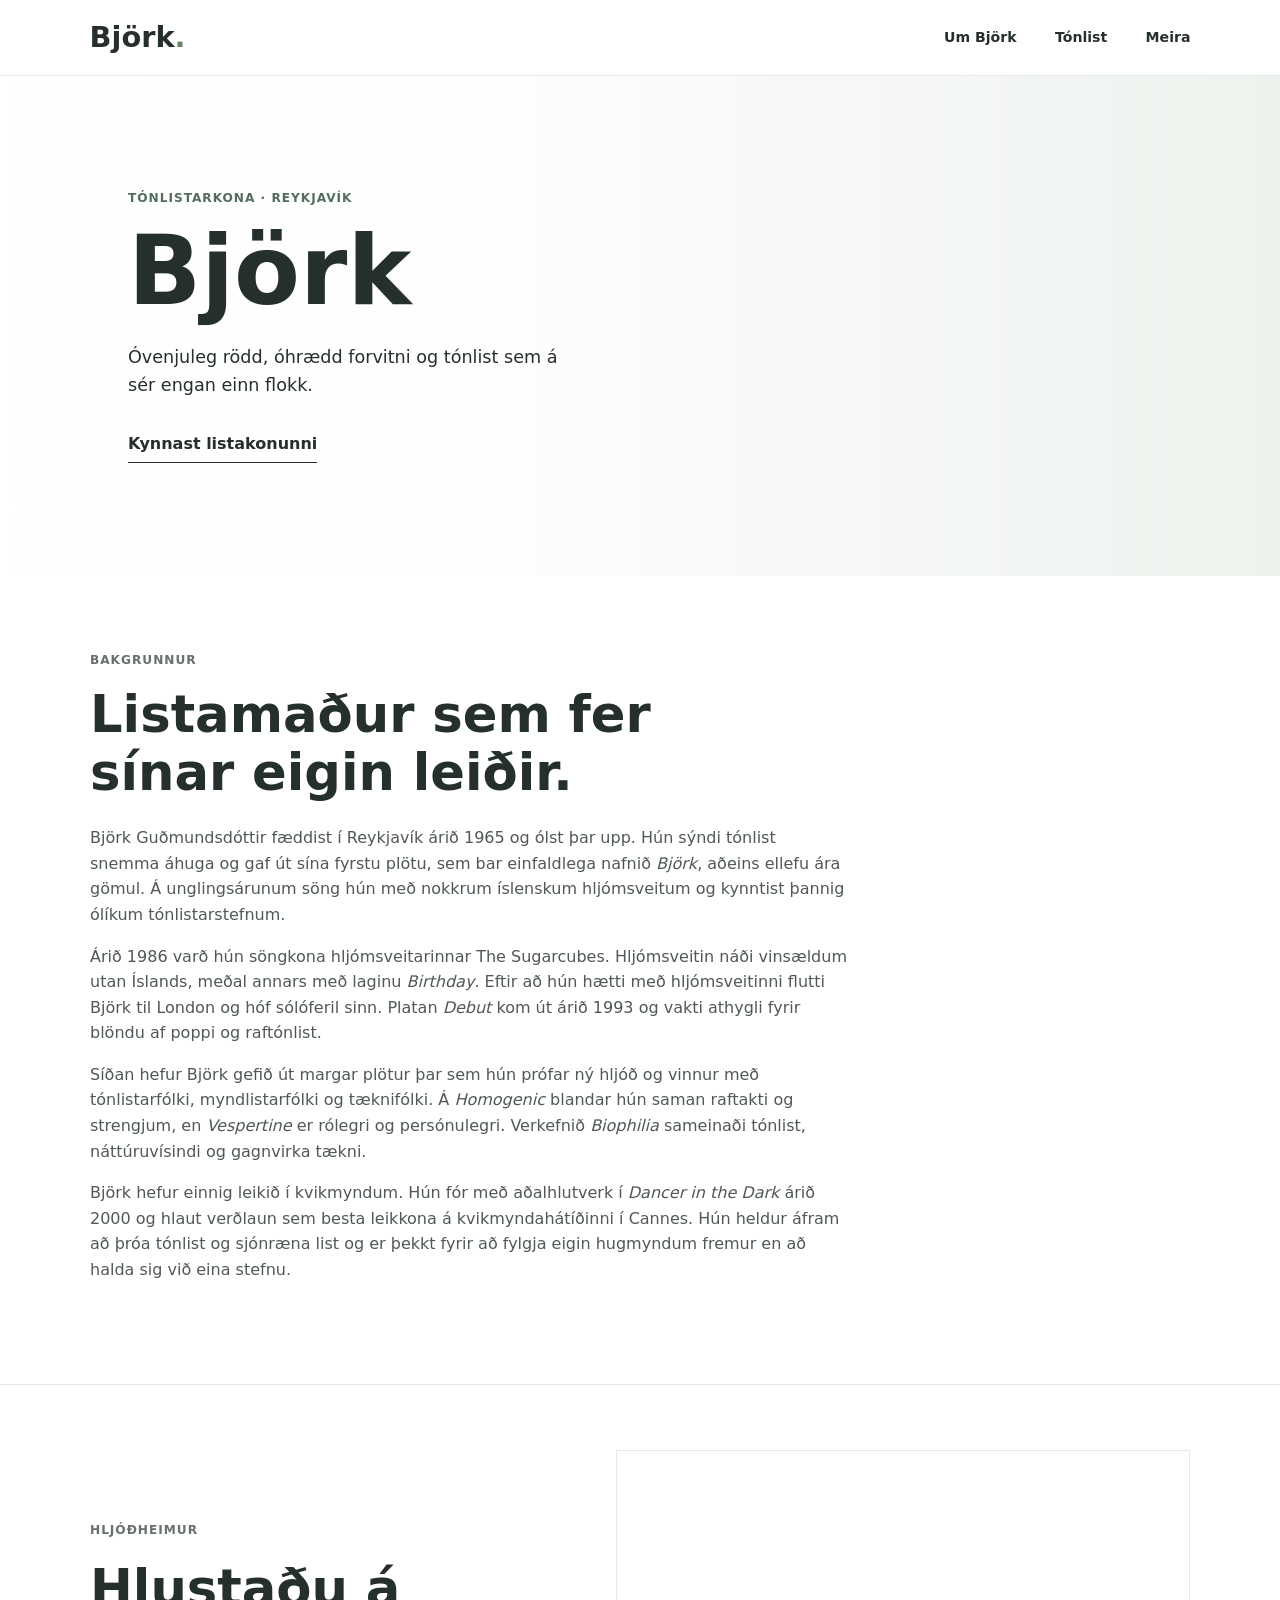
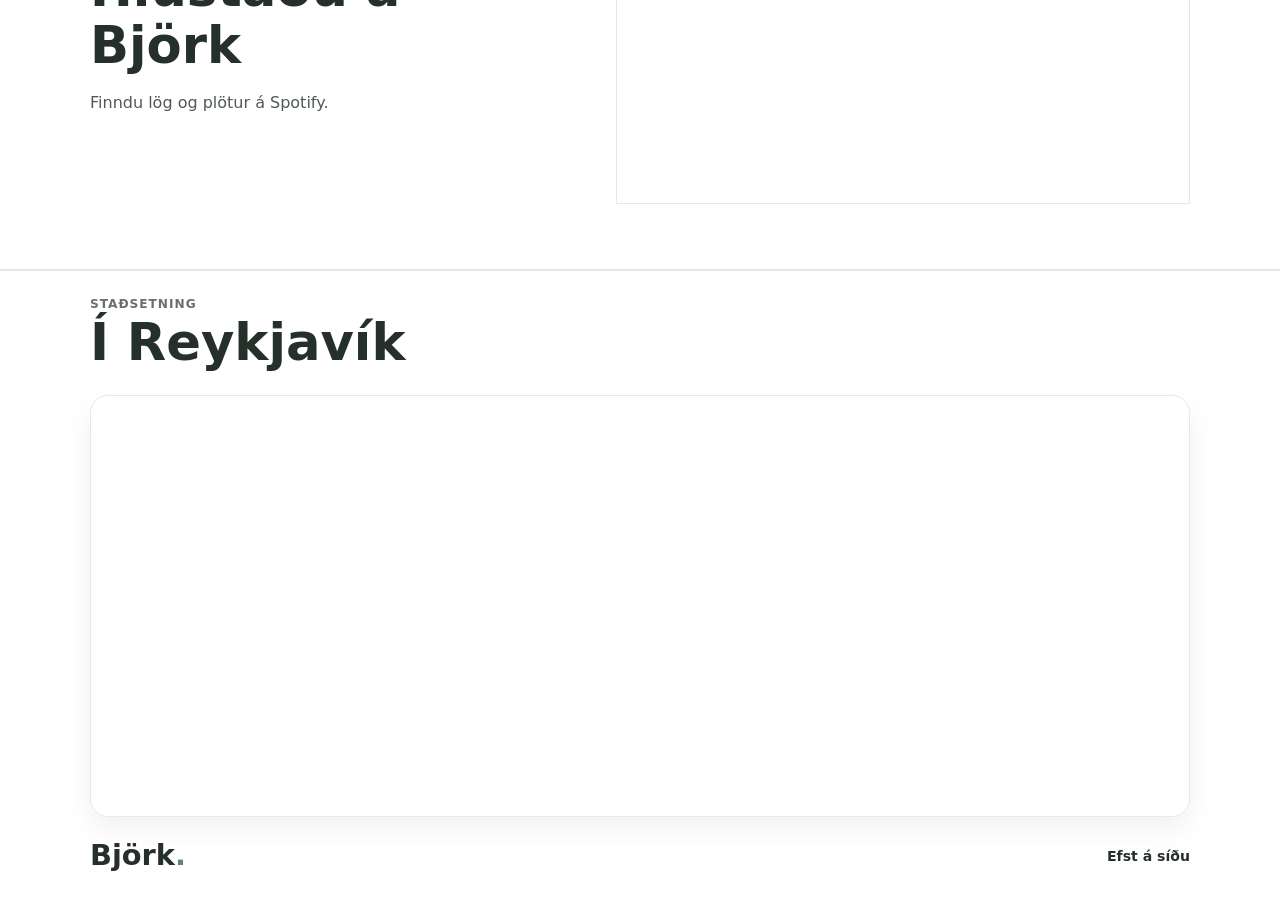
<file: index.html>
<!DOCTYPE html>
<html lang="is">
<head>
    <meta charset="UTF-8">
    <meta name="viewport" content="width=device-width, initial-scale=1.0">
    <meta name="description" content="Kynning á Björk Guðmundsdóttur, tónlist hennar og tengslum við Reykjavík.">
    <link rel="stylesheet" href="still.css">
    <title>Björk</title>
</head>
<body>
    <header class="site-header">
        <a class="wordmark" href="#upphaf" aria-label="Björk, á forsíðu">Björk<span>.</span></a>
        <nav aria-label="Aðalvalmynd">
            <a href="#um">Um Björk</a>
            <a href="#tónlist">Tónlist</a>
            <a href="meira.html">Meira</a>
        </nav>
    </header>

    <main id="upphaf">
        <section class="hero" aria-labelledby="hero-title">
            <div class="hero-copy">
                <p class="eyebrow">Tónlistarkona · Reykjavík</p>
                <h1 id="hero-title">Björk</h1>
                <p class="hero-intro">Óvenjuleg rödd, óhrædd forvitni og tónlist sem á sér engan einn flokk.</p>
                <a class="text-link" href="#um">Kynnast listakonunni</a>
            </div>
            <p class="hero-caption"><a href="https://upload.wikimedia.org/wikipedia/commons/c/cc/Bj%C3%B6rk_at_Cannes.jpg" target="_blank" rel="noreferrer"></a></p>
        </section>

        <section class="about section-wrap" id="um" aria-labelledby="about-title">
            <div class="section-label">Bakgrunnur</div>
            <div class="about-copy">
                <h2 id="about-title">Listamaður sem fer sínar eigin leiðir.</h2>
                <p>Björk Guðmundsdóttir fæddist í Reykjavík árið 1965 og ólst þar upp. Hún sýndi tónlist snemma áhuga og gaf út sína fyrstu plötu, sem bar einfaldlega nafnið <em>Björk</em>, aðeins ellefu ára gömul. Á unglingsárunum söng hún með nokkrum íslenskum hljómsveitum og kynntist þannig ólíkum tónlistarstefnum.</p>
                <p>Árið 1986 varð hún söngkona hljómsveitarinnar The Sugarcubes. Hljómsveitin náði vinsældum utan Íslands, meðal annars með laginu <em>Birthday</em>. Eftir að hún hætti með hljómsveitinni flutti Björk til London og hóf sólóferil sinn. Platan <em>Debut</em> kom út árið 1993 og vakti athygli fyrir blöndu af poppi og raftónlist.</p>
                <p>Síðan hefur Björk gefið út margar plötur þar sem hún prófar ný hljóð og vinnur með tónlistarfólki, myndlistarfólki og tæknifólki. Á <em>Homogenic</em> blandar hún saman raftakti og strengjum, en <em>Vespertine</em> er rólegri og persónulegri. Verkefnið <em>Biophilia</em> sameinaði tónlist, náttúruvísindi og gagnvirka tækni.</p>
                <p>Björk hefur einnig leikið í kvikmyndum. Hún fór með aðalhlutverk í <em>Dancer in the Dark</em> árið 2000 og hlaut verðlaun sem besta leikkona á kvikmyndahátíðinni í Cannes. Hún heldur áfram að þróa tónlist og sjónræna list og er þekkt fyrir að fylgja eigin hugmyndum fremur en að halda sig við eina stefnu.</p>
            </div>
        </section>

        <section class="music-band" id="tónlist" aria-labelledby="music-title">
            <div class="section-wrap music-layout">
                <div>
                    <div class="section-label">Hljóðheimur</div>
                    <h2 id="music-title">Hlustaðu á Björk</h2>
                    <p>Finndu lög og plötur á Spotify.</p>
                </div>
                <div class="spotify-frame">
                    <iframe src="https://open.spotify.com/embed/artist/7w29UYBi0qsHi5RTcv3lmA?utm_source=generator" title="Björk á Spotify" width="100%" height="352" frameborder="0" allow="autoplay; clipboard-write; encrypted-media; fullscreen; picture-in-picture" loading="lazy"></iframe>
                </div>
            </div>
        </section>

    </main>

    <footer class="site-footer">
        <div class="footer-map-wrap">
            <div class="section-label">Staðsetning</div>
            <div class="map-header">
                <h2 id="map-title">Í Reykjavík</h2>
            </div>
            <div class="map-frame">
                <iframe src="https://www.google.com/maps?q=Reykjav%C3%ADk%2C%20Iceland&z=11&output=embed" title="Google kort af Reykjavík" loading="lazy" referrerpolicy="no-referrer-when-downgrade"></iframe>
            </div>
        </div>
        <div class="footer-brand-row">
            <a class="wordmark" href="#upphaf">Björk<span>.</span></a>
            <a href="#upphaf">Efst á síðu</a>
        </div>
    </footer>
</body>
</html>
</file>
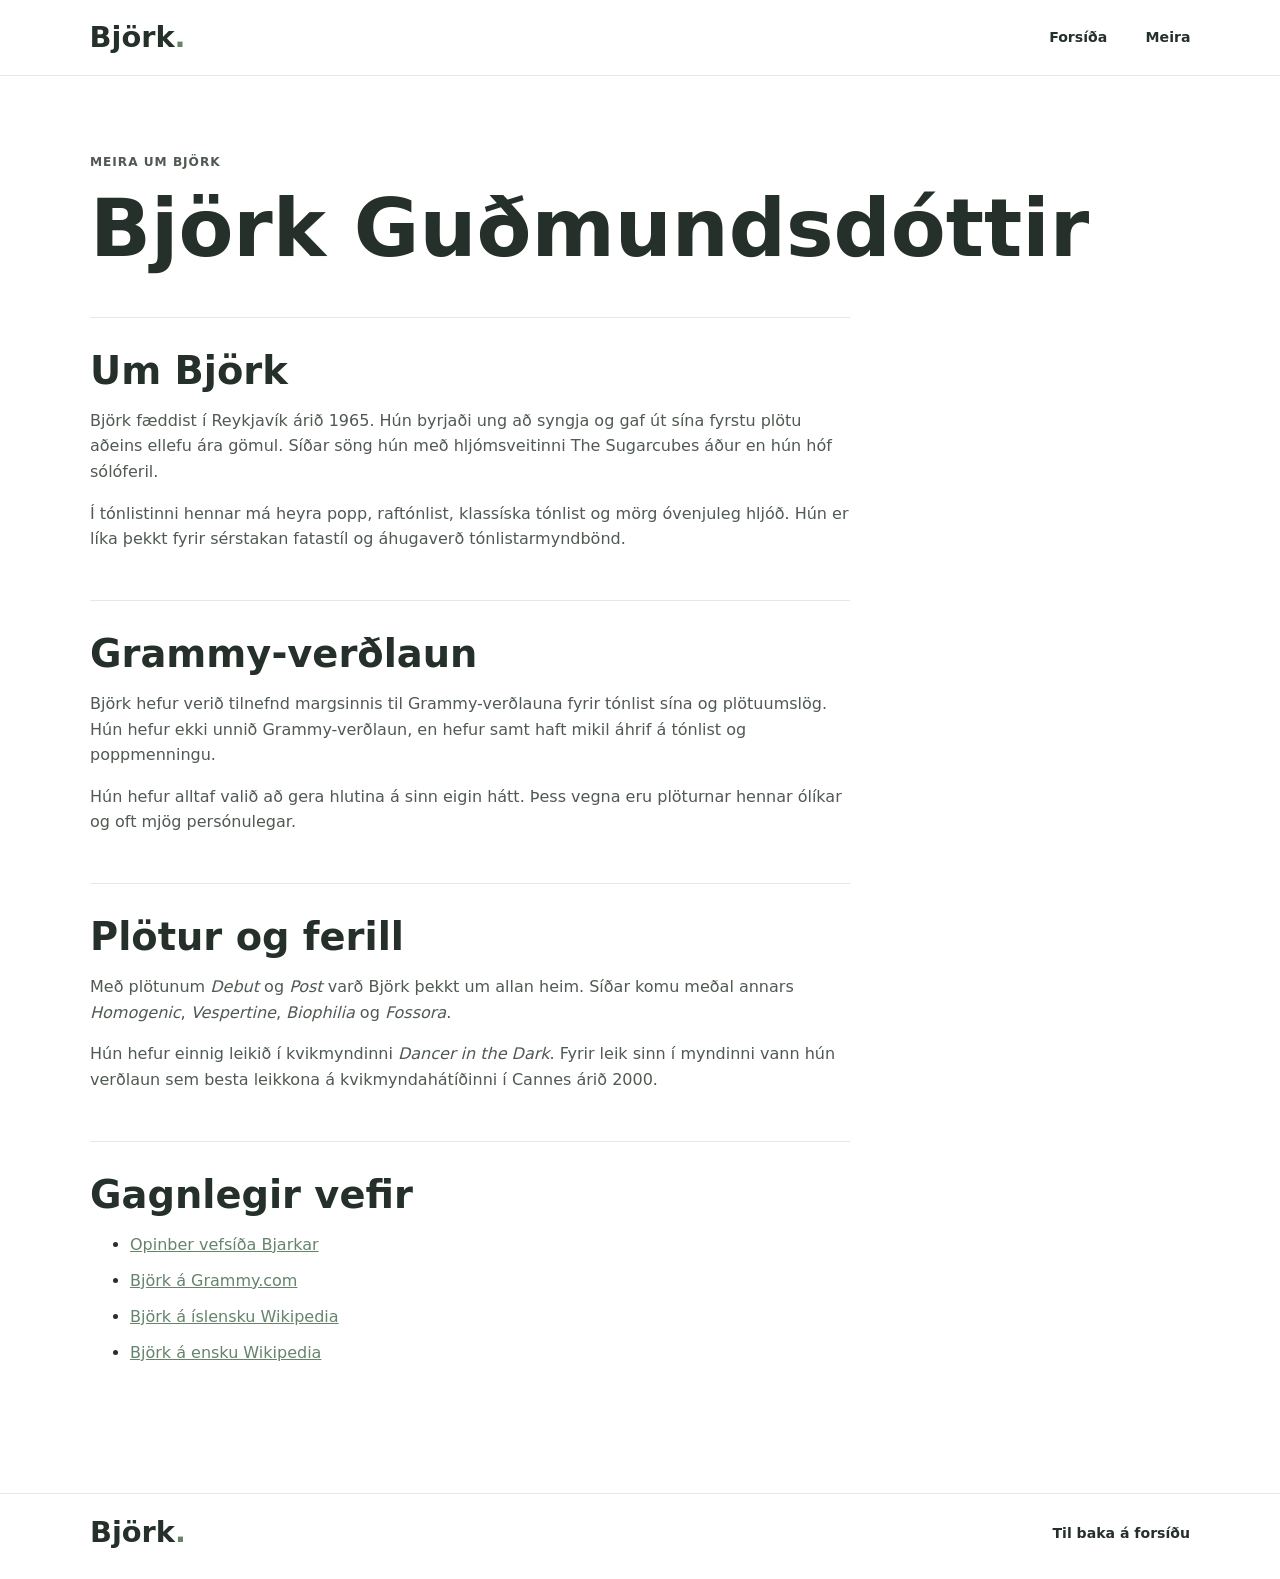
<file: meira.html>
<!DOCTYPE html>
<html lang="is">
<head>
	<meta charset="UTF-8">
	<meta name="viewport" content="width=device-width, initial-scale=1.0">
	<meta name="description" content="Einfaldar upplýsingar um Björk Guðmundsdóttur og tónlistarferil hennar.">
	<link rel="stylesheet" href="still.css">
	<title>Meira um Björk</title>
</head>
<body>
	<header class="site-header">
		<a class="wordmark" href="index.html" aria-label="Björk, forsíða">Björk<span>.</span></a>
		<nav aria-label="Aðalvalmynd">
			<a href="index.html">Forsíða</a>
			<a href="meira.html">Meira</a>
		</nav>
	</header>

	<main class="section-wrap simple-page">
		<p class="section-label">Meira um Björk</p>
		<h1>Björk Guðmundsdóttir</h1>

		<section>
			<h2>Um Björk</h2>
			<p>Björk fæddist í Reykjavík árið 1965. Hún byrjaði ung að syngja og gaf út sína fyrstu plötu aðeins ellefu ára gömul. Síðar söng hún með hljómsveitinni The Sugarcubes áður en hún hóf sólóferil.</p>
			<p>Í tónlistinni hennar má heyra popp, raftónlist, klassíska tónlist og mörg óvenjuleg hljóð. Hún er líka þekkt fyrir sérstakan fatastíl og áhugaverð tónlistarmyndbönd.</p>
		</section>

		<section>
			<h2>Grammy-verðlaun</h2>
			<p>Björk hefur verið tilnefnd margsinnis til Grammy-verðlauna fyrir tónlist sína og plötuumslög. Hún hefur ekki unnið Grammy-verðlaun, en hefur samt haft mikil áhrif á tónlist og poppmenningu.</p>
			<p>Hún hefur alltaf valið að gera hlutina á sinn eigin hátt. Þess vegna eru plöturnar hennar ólíkar og oft mjög persónulegar.</p>
		</section>

		<section>
			<h2>Plötur og ferill</h2>
			<p>Með plötunum <em>Debut</em> og <em>Post</em> varð Björk þekkt um allan heim. Síðar komu meðal annars <em>Homogenic</em>, <em>Vespertine</em>, <em>Biophilia</em> og <em>Fossora</em>.</p>
			<p>Hún hefur einnig leikið í kvikmyndinni <em>Dancer in the Dark</em>. Fyrir leik sinn í myndinni vann hún verðlaun sem besta leikkona á kvikmyndahátíðinni í Cannes árið 2000.</p>
		</section>

		<section>
			<h2>Gagnlegir vefir</h2>
			<ul>
				<li><a href="https://bjork.com/" target="_blank" rel="noreferrer">Opinber vefsíða Bjarkar</a></li>
				<li><a href="https://www.grammy.com/artists/bjork/1420" target="_blank" rel="noreferrer">Björk á Grammy.com</a></li>
				<li><a href="https://is.wikipedia.org/wiki/Bj%C3%B6rk_Gu%C3%B0mundsd%C3%B3ttir" target="_blank" rel="noreferrer">Björk á íslensku Wikipedia</a></li>
				<li><a href="https://en.wikipedia.org/wiki/Bj%C3%B6rk" target="_blank" rel="noreferrer">Björk á ensku Wikipedia</a></li>
			</ul>
		</section>
	</main>

	<footer class="site-footer">
		<div class="footer-brand-row">
			<a class="wordmark" href="index.html">Björk<span>.</span></a>
			<a href="index.html">Til baka á forsíðu</a>
		</div>
	</footer>
</body>
</html>
</file>
<file: still.css>
:root {
	color-scheme: light;
	--ink: #26302a;
	--muted: #68716b;
	--paper: #ffffff;
	--white: #ffffff;
	--coral: #66836c;
	--line: #e5e9e5;
	--serif: system-ui, sans-serif;
	--sans: system-ui, sans-serif;
}

* {
	box-sizing: border-box;
}

html {
	scroll-behavior: smooth;
}

body {
	margin: 0;
	background: var(--paper);
	color: var(--ink);
	font-family: var(--sans);
	line-height: 1.6;
}

a {
	color: inherit;
}

.site-header {
	min-height: 76px;
	padding: 0 7vw;
	display: flex;
	align-items: center;
	justify-content: space-between;
	background: var(--white);
	border-bottom: 1px solid var(--line);
}

.wordmark {
	font-family: var(--serif);
	font-size: 1.8rem;
	font-weight: 700;
	line-height: 1;
	text-decoration: none;
}

.wordmark span {
	color: var(--coral);
}

.site-header nav {
	display: flex;
	gap: clamp(1rem, 3vw, 2.8rem);
}

.site-header nav a {
	font-size: 0.88rem;
	font-weight: 600;
	text-decoration: none;
}

.site-header nav a:hover,
.site-footer a:hover {
	color: var(--coral);
}

.hero {
	min-height: min(500px, 68vh);
	padding: 6vw 10vw;
	position: relative;
	display: flex;
	align-items: center;
	overflow: hidden;
	background-color: #edf2ed;
	background-image: linear-gradient(90deg, #fff 0%, rgb(255 255 255 / 95%) 35%, rgb(255 255 255 / 60%) 58%, rgb(255 255 255 / 5%) 100%), url("https://upload.wikimedia.org/wikipedia/commons/c/cc/Bj%C3%B6rk_at_Cannes.jpg");
	background-position: center, right center;
	background-repeat: no-repeat;
	background-size: cover, auto 100%;
	color: var(--ink);
}

.hero-copy {
	max-width: 600px;
}

.eyebrow,
.section-label {
	font-size: 0.76rem;
	font-weight: 700;
	letter-spacing: 0.08em;
	text-transform: uppercase;
}

.eyebrow {
	margin: 0 0 1rem;
	color: #536e59;
}

.hero h1 {
	margin: 0;
	font-family: var(--serif);
	font-size: clamp(3.5rem, 8vw, 6rem);
	line-height: 0.98;
}

.hero-intro {
	max-width: 440px;
	margin: 1.5rem 0 2rem;
	font-size: 1.1rem;
}

.text-link {
	display: inline-flex;
	align-items: center;
	gap: 0.75rem;
	padding-bottom: 0.35rem;
	border-bottom: 1px solid currentColor;
	font-weight: 700;
	text-decoration: none;
}

.hero-caption {
	position: absolute;
	right: 7vw;
	bottom: 1.5rem;
	margin: 0;
	color: var(--muted);
	font-size: 0.75rem;
}

.hero-caption a {
	text-decoration: none;
}

.hero-caption a:hover {
	text-decoration: underline;
}

.section-wrap {
	width: min(1100px, 86vw);
	margin: 0 auto;
}

.about {
	padding: 75px 0 85px;
	display: grid;
	grid-template-columns: 1fr;
	gap: 1rem;
}

.section-label {
	color: var(--muted);
}

.about h2,
.music-layout h2 {
	margin: 0;
	font-family: var(--serif);
	font-weight: 600;
	line-height: 1.12;
}

.about h2 {
	max-width: 570px;
	margin-bottom: 1.5rem;
	font-size: clamp(2rem, 4vw, 3.2rem);
}

.about-copy p {
	max-width: 760px;
	color: #505952;
}

.music-band {
	padding: 65px 0;
	background: var(--white);
	border-top: 1px solid var(--line);
	border-bottom: 1px solid var(--line);
}

.music-layout {
	display: grid;
	grid-template-columns: 0.85fr 1.15fr;
	align-items: center;
	gap: 8vw;
}

.music-layout h2 {
	margin-top: 1.2rem;
	font-size: clamp(2rem, 4vw, 3.2rem);
}

.music-layout > div:first-child > p {
	color: #505952;
}

.spotify-frame {
	overflow: hidden;
	background: var(--white);
	border: 1px solid var(--line);
}

.spotify-frame iframe {
	display: block;
	border: 0;
}

.map-header {
	margin-bottom: 1.5rem;
}

.map-header h2 {
	margin: 0;
	font-family: var(--serif);
	font-weight: 600;
	font-size: clamp(2rem, 4vw, 3.2rem);
	line-height: 1.12;
}

.map-frame {
	overflow: hidden;
	border: 1px solid var(--line);
	background: var(--white);
	border-radius: 18px;
	box-shadow: 0 12px 28px rgb(18 25 22 / 6%);
}

.map-frame iframe {
	display: block;
	width: 100%;
	height: 420px;
	border: 0;
}

.site-footer {
	padding: 1.5rem 7vw 2rem;
	display: flex;
	flex-direction: column;
	gap: 1.5rem;
	background: var(--white);
	color: var(--ink);
	border-top: 1px solid var(--line);
}

.simple-page {
	padding-top: 65px;
	padding-bottom: 80px;
}

.simple-page h1 {
	margin: 1rem 0 3rem;
	font-family: var(--serif);
	font-size: clamp(2.8rem, 7vw, 5rem);
	line-height: 1;
}

.simple-page section {
	max-width: 760px;
	padding: 2rem 0;
	border-top: 1px solid var(--line);
}

.simple-page h2 {
	margin: 0 0 1rem;
	font-family: var(--serif);
	font-size: clamp(1.8rem, 3vw, 2.5rem);
	line-height: 1.1;
}

.simple-page p {
	color: #505952;
}

.simple-page li {
	margin-bottom: 0.65rem;
}

.simple-page a {
	color: var(--coral);
}

.footer-map-wrap {
	width: min(1100px, 86vw);
	margin: 0 auto;
}

.footer-brand-row {
	display: flex;
	align-items: center;
	justify-content: space-between;
	width: min(1100px, 86vw);
	margin: 0 auto;
}

.site-footer .footer-brand-row > a:last-child {
	font-size: 0.88rem;
	font-weight: 600;
	text-decoration: none;
}

@media (max-width: 700px) {
	.site-header {
		min-height: 68px;
		padding: 0 6vw;
	}

	.site-header nav {
		gap: 1rem;
	}

	.site-header nav a {
		font-size: 0.76rem;
	}

	.hero {
		min-height: 470px;
		padding: 5rem 7vw;
		background-image: linear-gradient(90deg, rgb(255 255 255 / 96%), rgb(255 255 255 / 82%) 50%, rgb(255 255 255 / 38%)), url("https://upload.wikimedia.org/wikipedia/commons/c/cc/Bj%C3%B6rk_at_Cannes.jpg");
		background-position: center, right center;
		background-size: cover, auto 100%;
	}

	.hero-caption {
		right: 7vw;
	}

	.section-wrap {
		width: 86vw;
	}

	.about,
	.music-layout {
		grid-template-columns: 1fr;
		gap: 2rem;
	}

	.about {
		padding: 75px 0 85px;
	}

	.music-band {
		padding: 70px 0;
	}

	.site-footer {
		padding: 1.5rem 7vw;
	}
}

@media (prefers-reduced-motion: reduce) {
	html {
		scroll-behavior: auto;
	}

	*,
	*::before,
	*::after {
		animation-duration: 0.01ms !important;
		animation-iteration-count: 1 !important;
		scroll-behavior: auto !important;
	}
}
</file>
